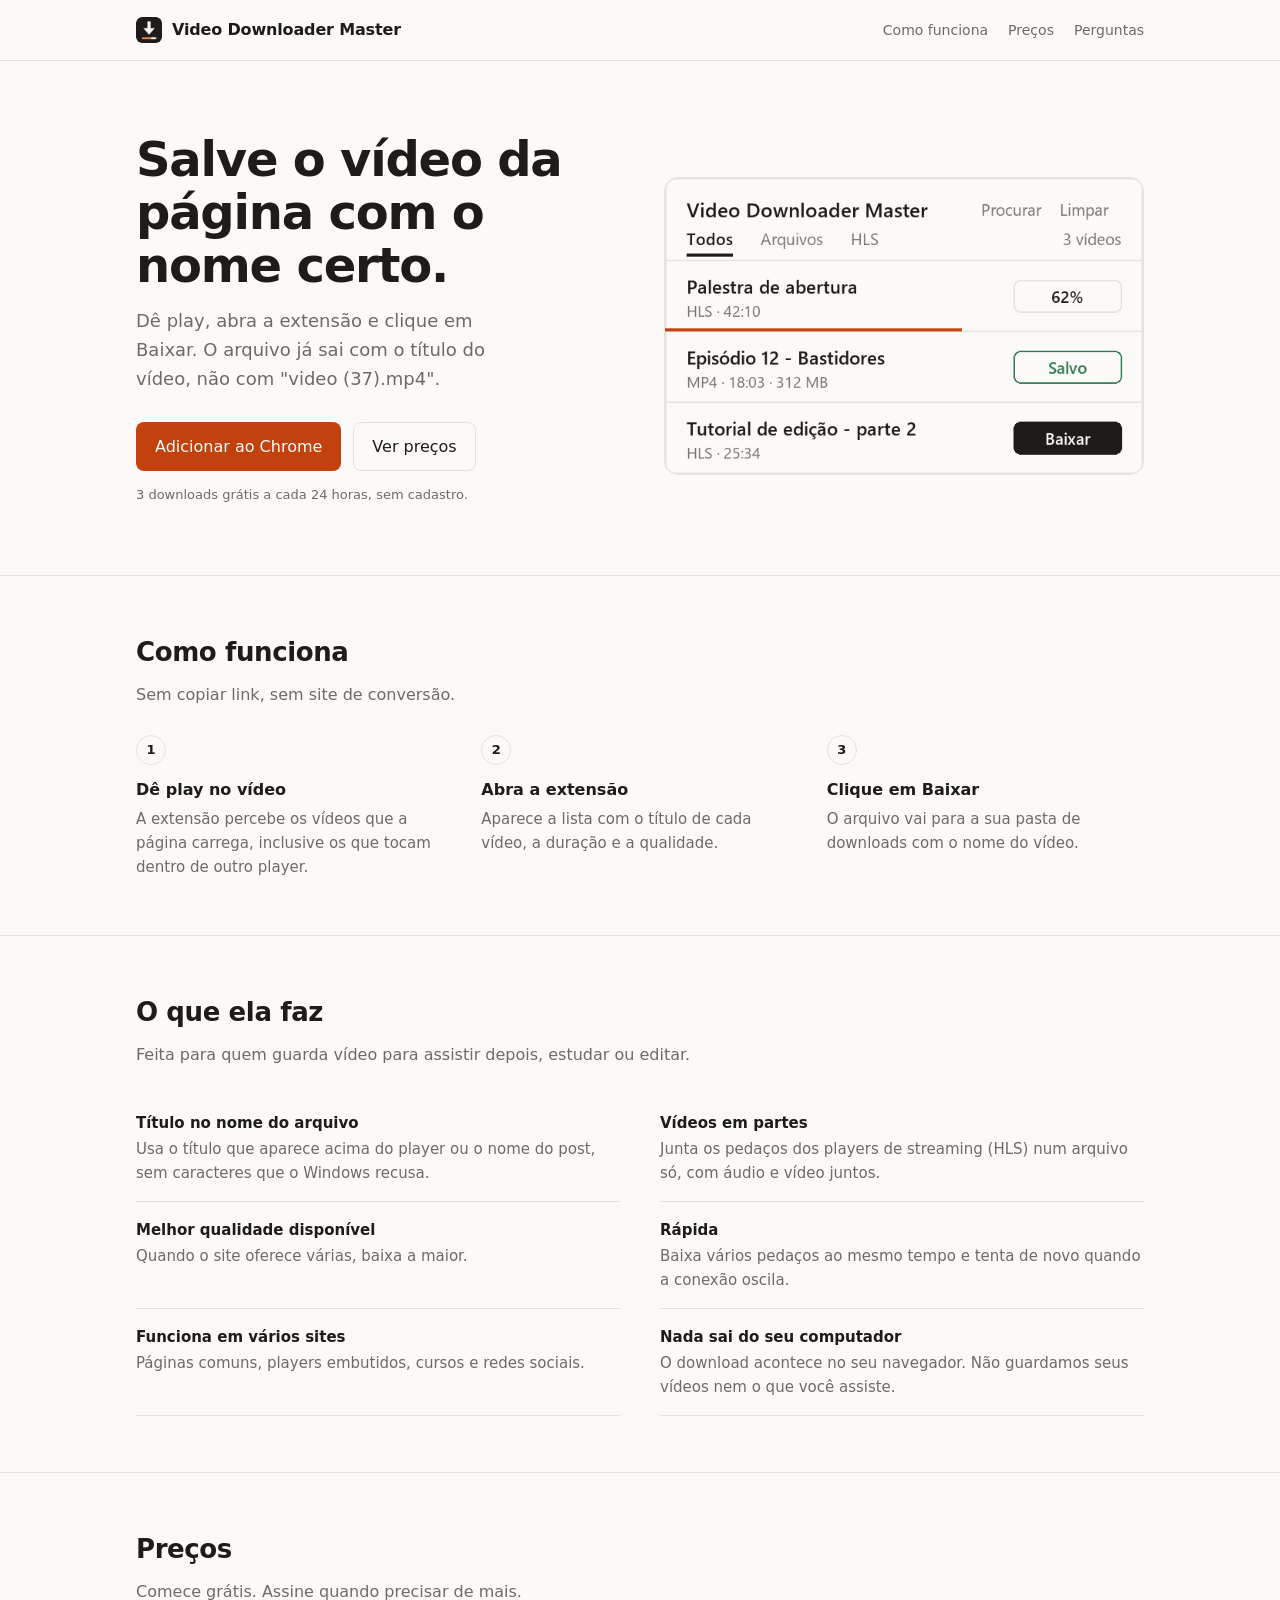
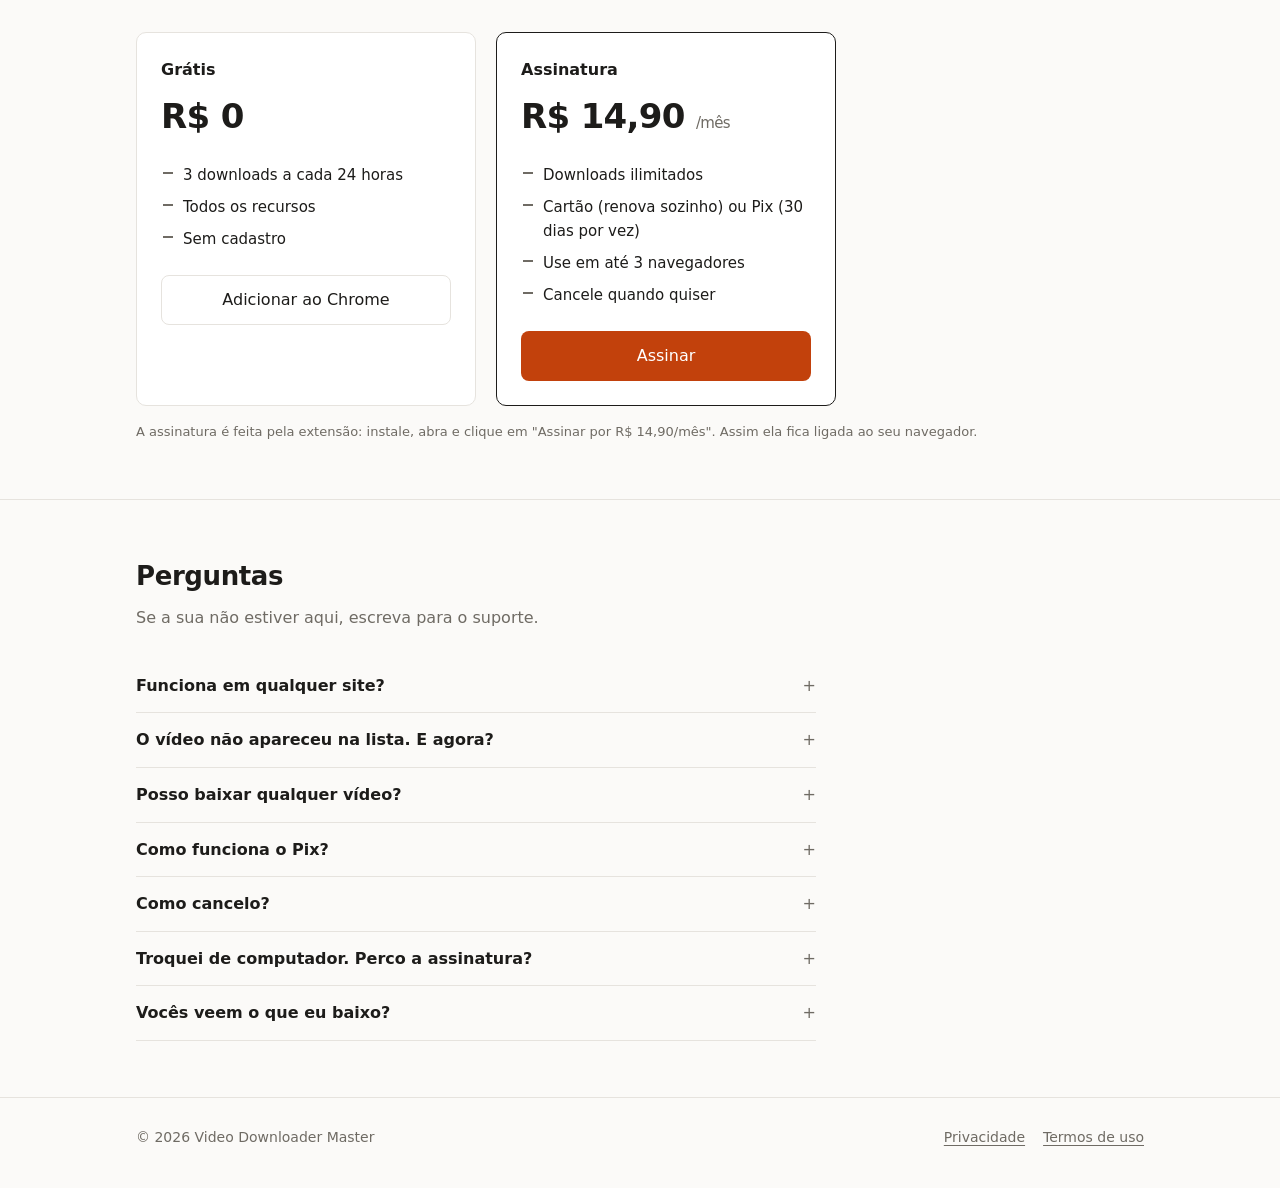
<file: index.html>
<!doctype html>
<html lang="pt-BR">
<head>
  <meta charset="utf-8">
  <meta name="viewport" content="width=device-width, initial-scale=1">
  <title>Video Downloader Master</title>
  <meta name="description" content="Extensão para Chrome que salva o vídeo que está tocando na página, já com o título certo no nome do arquivo.">
  <link rel="icon" href="img/icon.png">
  <link rel="stylesheet" href="style.css">
</head>
<body>

<header class="top">
  <div class="wrap">
    <a class="brand" href="./"><img src="img/icon.png" alt="">Video Downloader Master</a>
    <nav>
      <a class="opt" href="#como-funciona">Como funciona</a>
      <a href="#precos">Preços</a>
      <a class="opt" href="#perguntas">Perguntas</a>
    </nav>
  </div>
</header>

<main>
  <div class="hero">
    <div class="wrap">
      <div>
        <h1>Salve o vídeo da página com o nome certo.</h1>
        <p class="lead">Dê play, abra a extensão e clique em Baixar. O arquivo já sai com o título do vídeo, não com "video (37).mp4".</p>
        <div class="actions">
          <a class="btn btn-primary js-store" href="#">Adicionar ao Chrome</a>
          <a class="btn btn-ghost" href="#precos">Ver preços</a>
        </div>
        <p class="note">3 downloads grátis a cada 24 horas, sem cadastro.</p>
      </div>
      <div class="shot"><img src="img/popup.png" width="620" height="384" alt="Janela da extensão com três vídeos detectados: um baixando em 62%, um salvo e um pronto para baixar"></div>
    </div>
  </div>

  <section id="como-funciona">
    <div class="wrap">
      <h2>Como funciona</h2>
      <p class="sub">Sem copiar link, sem site de conversão.</p>
      <ol class="steps">
        <li><h3>Dê play no vídeo</h3><p>A extensão percebe os vídeos que a página carrega, inclusive os que tocam dentro de outro player.</p></li>
        <li><h3>Abra a extensão</h3><p>Aparece a lista com o título de cada vídeo, a duração e a qualidade.</p></li>
        <li><h3>Clique em Baixar</h3><p>O arquivo vai para a sua pasta de downloads com o nome do vídeo.</p></li>
      </ol>
    </div>
  </section>

  <section>
    <div class="wrap">
      <h2>O que ela faz</h2>
      <p class="sub">Feita para quem guarda vídeo para assistir depois, estudar ou editar.</p>
      <div class="feats">
        <div><h3>Título no nome do arquivo</h3><p>Usa o título que aparece acima do player ou o nome do post, sem caracteres que o Windows recusa.</p></div>
        <div><h3>Vídeos em partes</h3><p>Junta os pedaços dos players de streaming (HLS) num arquivo só, com áudio e vídeo juntos.</p></div>
        <div><h3>Melhor qualidade disponível</h3><p>Quando o site oferece várias, baixa a maior.</p></div>
        <div><h3>Rápida</h3><p>Baixa vários pedaços ao mesmo tempo e tenta de novo quando a conexão oscila.</p></div>
        <div><h3>Funciona em vários sites</h3><p>Páginas comuns, players embutidos, cursos e redes sociais.</p></div>
        <div><h3>Nada sai do seu computador</h3><p>O download acontece no seu navegador. Não guardamos seus vídeos nem o que você assiste.</p></div>
      </div>
    </div>
  </section>

  <section id="precos">
    <div class="wrap">
      <h2>Preços</h2>
      <p class="sub">Comece grátis. Assine quando precisar de mais.</p>
      <div class="plans">
        <div class="plan">
          <h3>Grátis</h3>
          <div class="price">R$ 0</div>
          <ul>
            <li>3 downloads a cada 24 horas</li>
            <li>Todos os recursos</li>
            <li>Sem cadastro</li>
          </ul>
          <a class="btn btn-ghost js-store" href="#">Adicionar ao Chrome</a>
        </div>
        <div class="plan main">
          <h3>Assinatura</h3>
          <div class="price">R$ 14,90 <small>/mês</small></div>
          <ul>
            <li>Downloads ilimitados</li>
            <li>Cartão (renova sozinho) ou Pix (30 dias por vez)</li>
            <li>Use em até 3 navegadores</li>
            <li>Cancele quando quiser</li>
          </ul>
          <a class="btn btn-primary" href="#assinar-pela-extensao" id="subLink">Assinar</a>
        </div>
      </div>
      <p class="hint" id="assinar-pela-extensao" style="margin-top:16px">A assinatura é feita pela extensão: instale, abra e clique em "Assinar por R$ 14,90/mês". Assim ela fica ligada ao seu navegador.</p>
    </div>
  </section>

  <section id="perguntas">
    <div class="wrap"><div style="max-width:680px">
      <h2>Perguntas</h2>
      <p class="sub">Se a sua não estiver aqui, escreva para o suporte.</p>
      <details><summary>Funciona em qualquer site?</summary><p>Na maioria dos sites que tocam vídeo pelo navegador. Não funciona no YouTube, por regra da Chrome Web Store, nem em serviços com proteção contra cópia (DRM), como plataformas de filmes e séries por assinatura. Nesses casos o vídeo aparece como "Protegido" e o download não é descontado.</p></details>
      <details><summary>O vídeo não apareceu na lista. E agora?</summary><p>Dê play por alguns segundos e abra a extensão de novo. Se ainda assim não aparecer, clique em "Procurar". Alguns sites só carregam o vídeo depois do play.</p></details>
      <details><summary>Posso baixar qualquer vídeo?</summary><p>Baixe apenas o que você tem direito de guardar: conteúdo seu, com licença livre ou que o autor permite salvar. Você é responsável pelo uso que faz dos arquivos.</p></details>
      <details><summary>Como funciona o Pix?</summary><p>Cada pagamento libera 30 dias. Perto do vencimento a extensão mostra o botão "Renovar". No cartão a renovação é automática todo mês.</p></details>
      <details><summary>Como cancelo?</summary><p>No cartão, cancele a assinatura na sua conta do Mercado Pago (Assinaturas). Você continua com acesso até o fim do mês já pago. No Pix não há o que cancelar: basta não renovar.</p></details>
      <details><summary>Troquei de computador. Perco a assinatura?</summary><p>Não. Depois do pagamento você recebe um código (VDM-XXXX-XXXX-XXXX). Na extensão do outro navegador, clique em "Já assinei" e cole o código. Vale para até 3 navegadores.</p></details>
      <details><summary>Vocês veem o que eu baixo?</summary><p>Não. A extensão não envia para nós os endereços dos vídeos nem o seu histórico. O único contato com o nosso servidor é para conferir a assinatura. Veja a <a href="privacidade.html">política de privacidade</a>.</p></details>
    </div></div>
  </section>
</main>

<footer>
  <div class="wrap">
    <span>© <span id="year">2026</span> Video Downloader Master</span>
    <nav>
      <a href="privacidade.html">Privacidade</a>
      <a href="termos.html">Termos de uso</a>
      <a class="js-support" href="#" hidden>Suporte</a>
    </nav>
  </div>
</footer>

<script src="config.js"></script>
<script src="site.js"></script>
</body>
</html>
</file>
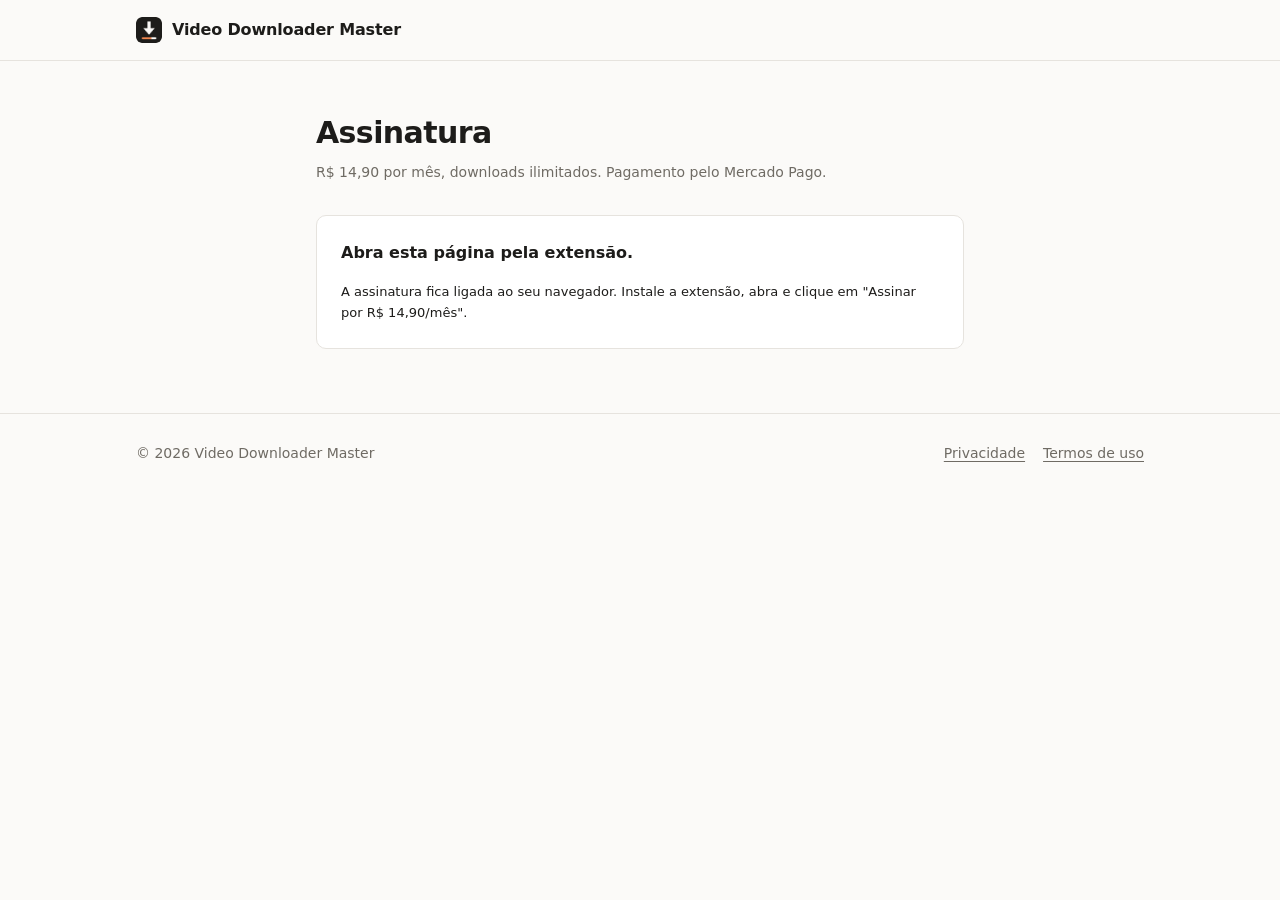
<file: assinar.html>
<!doctype html>
<html lang="pt-BR">
<head>
  <meta charset="utf-8">
  <meta name="viewport" content="width=device-width, initial-scale=1">
  <title>Assinar | Video Downloader Master</title>
  <meta name="robots" content="noindex">
  <link rel="icon" href="img/icon.png">
  <link rel="stylesheet" href="style.css">
</head>
<body>

<header class="top">
  <div class="wrap">
    <a class="brand" href="./"><img src="img/icon.png" alt="">Video Downloader Master</a>
  </div>
</header>

<main class="legal">
  <div class="wrap narrow">
    <h1>Assinatura</h1>
    <p class="updated">R$ 14,90 por mês, downloads ilimitados. Pagamento pelo Mercado Pago.</p>

    <div class="card" id="noInstall" hidden>
      <p style="margin-top:0"><b>Abra esta página pela extensão.</b></p>
      <p class="hint" style="margin:0">A assinatura fica ligada ao seu navegador. Instale a extensão, abra e clique em "Assinar por R$ 14,90/mês".</p>
    </div>

    <form class="card" id="form" hidden>
      <label for="email">Seu e-mail</label>
      <input type="email" id="email" required autocomplete="email" placeholder="voce@exemplo.com">
      <p class="hint">Usado pelo Mercado Pago no pagamento e para recuperar sua assinatura.</p>

      <fieldset class="methods">
        <legend>Forma de pagamento</legend>
        <label class="method">
          <input type="radio" name="method" value="card" checked>
          <div><b>Cartão de crédito</b><span>Renova sozinho todo mês. Cancele quando quiser no Mercado Pago.</span></div>
        </label>
        <label class="method">
          <input type="radio" name="method" value="pix">
          <div><b>Pix</b><span>Libera 30 dias. Perto do vencimento a extensão avisa para renovar.</span></div>
        </label>
      </fieldset>

      <button class="btn btn-primary" type="submit" id="go" style="width:100%">Continuar para o pagamento</button>
      <p class="msg" id="msg" role="status"></p>
      <p class="hint">Ao continuar você aceita os <a href="termos.html">termos de uso</a> e a <a href="privacidade.html">política de privacidade</a>.</p>
    </form>
  </div>
</main>

<footer>
  <div class="wrap">
    <span>© <span id="year">2026</span> Video Downloader Master</span>
    <nav><a href="privacidade.html">Privacidade</a><a href="termos.html">Termos de uso</a><a class="js-support" href="#" hidden>Suporte</a></nav>
  </div>
</footer>

<script src="config.js"></script>
<script src="site.js"></script>
<script>
  const params = new URLSearchParams(location.search);
  const install = params.get('install') || '';
  const valid = /^[0-9a-f]{8}-[0-9a-f]{4}-[0-9a-f]{4}-[0-9a-f]{4}-[0-9a-f]{12}$/i.test(install);
  const form = document.getElementById('form');
  const msg = document.getElementById('msg');
  document.getElementById(valid ? 'form' : 'noInstall').hidden = false;
  if (params.get('erro')) { msg.className = 'msg err'; msg.textContent = 'O pagamento não foi concluído. Você pode tentar de novo.'; }

  form.addEventListener('submit', async (e) => {
    e.preventDefault();
    const go = document.getElementById('go');
    go.disabled = true;
    msg.className = 'msg';
    msg.textContent = 'Abrindo o Mercado Pago…';
    try {
      const res = await fetch(`${window.VDM_API}/checkout`, {
        method: 'POST',
        headers: { 'content-type': 'application/json' },
        body: JSON.stringify({
          install,
          email: document.getElementById('email').value.trim(),
          method: form.querySelector('input[name="method"]:checked').value,
        }),
      });
      const data = await res.json().catch(() => ({}));
      if (!res.ok || !data.url) throw new Error(data.error || 'checkout');
      location.href = data.url;
    } catch (err) {
      go.disabled = false;
      msg.className = 'msg err';
      msg.textContent = err.message === 'invalid_email'
        ? 'Confira o e-mail digitado.'
        : 'Não foi possível abrir o pagamento agora. Tente de novo em alguns minutos.';
    }
  });
</script>
</body>
</html>
</file>
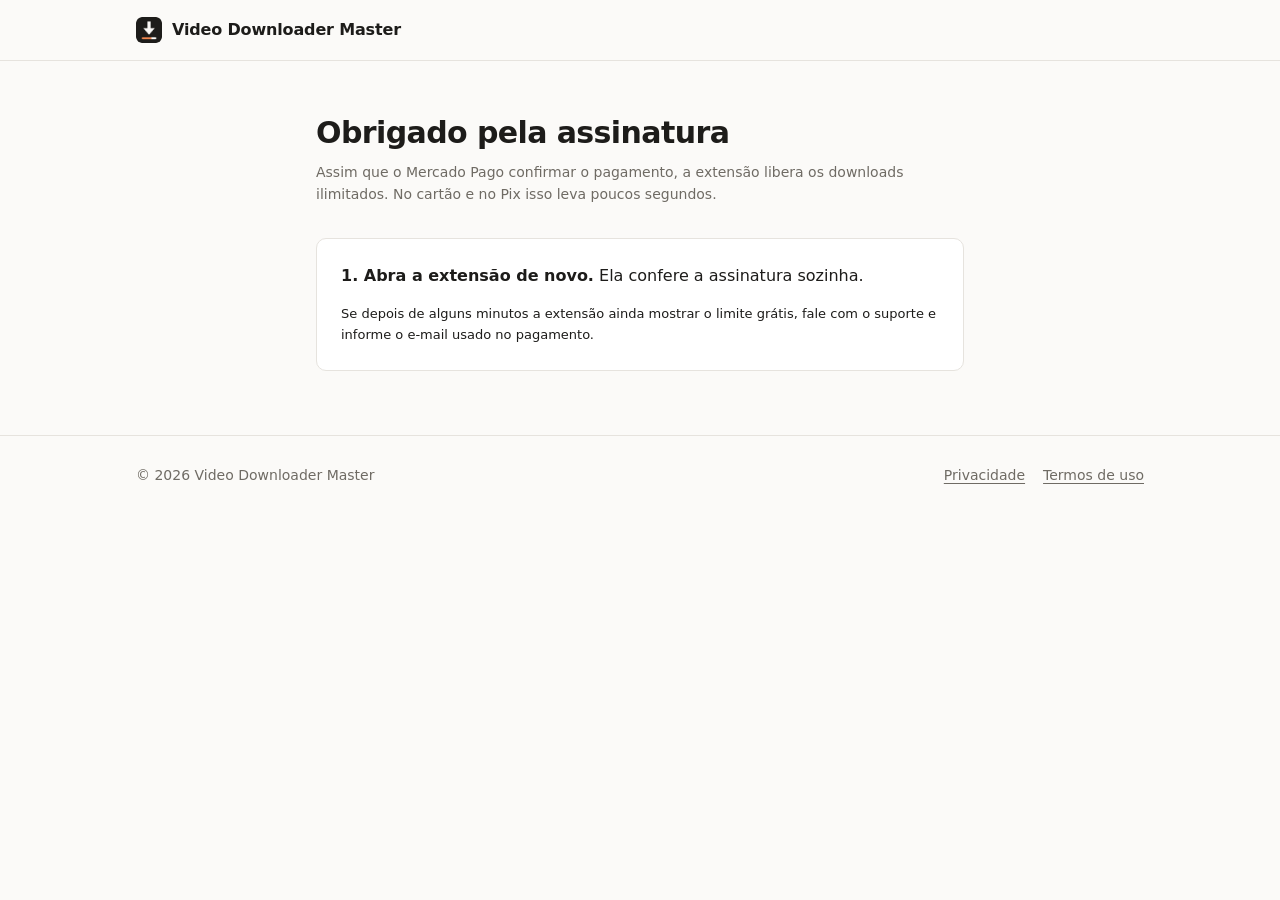
<file: obrigado.html>
<!doctype html>
<html lang="pt-BR">
<head>
  <meta charset="utf-8">
  <meta name="viewport" content="width=device-width, initial-scale=1">
  <title>Obrigado | Video Downloader Master</title>
  <meta name="robots" content="noindex">
  <meta name="referrer" content="no-referrer">
  <link rel="icon" href="img/icon.png">
  <link rel="stylesheet" href="style.css">
</head>
<body>

<header class="top">
  <div class="wrap">
    <a class="brand" href="./"><img src="img/icon.png" alt="">Video Downloader Master</a>
  </div>
</header>

<main class="legal">
  <div class="wrap narrow">
    <h1>Obrigado pela assinatura</h1>
    <p class="updated">Assim que o Mercado Pago confirmar o pagamento, a extensão libera os downloads ilimitados. No cartão e no Pix isso leva poucos segundos.</p>

    <div class="card">
      <p style="margin-top:0"><b>1. Abra a extensão de novo.</b> Ela confere a assinatura sozinha.</p>
      <div id="codeWrap" hidden>
        <p><b>2. Guarde este código.</b> Com ele você usa a assinatura em outro navegador (até 3): na extensão, clique em "Já assinei" e cole.</p>
        <div class="code-box" id="code"></div>
        <button class="btn btn-ghost" id="copy" type="button">Copiar código</button>
      </div>
      <p class="hint" style="margin-bottom:0">Se depois de alguns minutos a extensão ainda mostrar o limite grátis, fale com o suporte e informe o e-mail usado no pagamento.</p>
    </div>
  </div>
</main>

<footer>
  <div class="wrap">
    <span>© <span id="year">2026</span> Video Downloader Master</span>
    <nav><a href="privacidade.html">Privacidade</a><a href="termos.html">Termos de uso</a><a class="js-support" href="#" hidden>Suporte</a></nav>
  </div>
</footer>

<script src="config.js"></script>
<script src="site.js"></script>
<script>
  const code = new URLSearchParams(location.search).get('code') || '';
  if (/^VDM(-[A-HJ-NP-Z2-9]{4}){3}$/.test(code)) {
    document.getElementById('code').textContent = code;
    document.getElementById('codeWrap').hidden = false;
    document.getElementById('copy').addEventListener('click', async (e) => {
      try { await navigator.clipboard.writeText(code); e.target.textContent = 'Copiado'; } catch {}
    });
  }
</script>
</body>
</html>
</file>
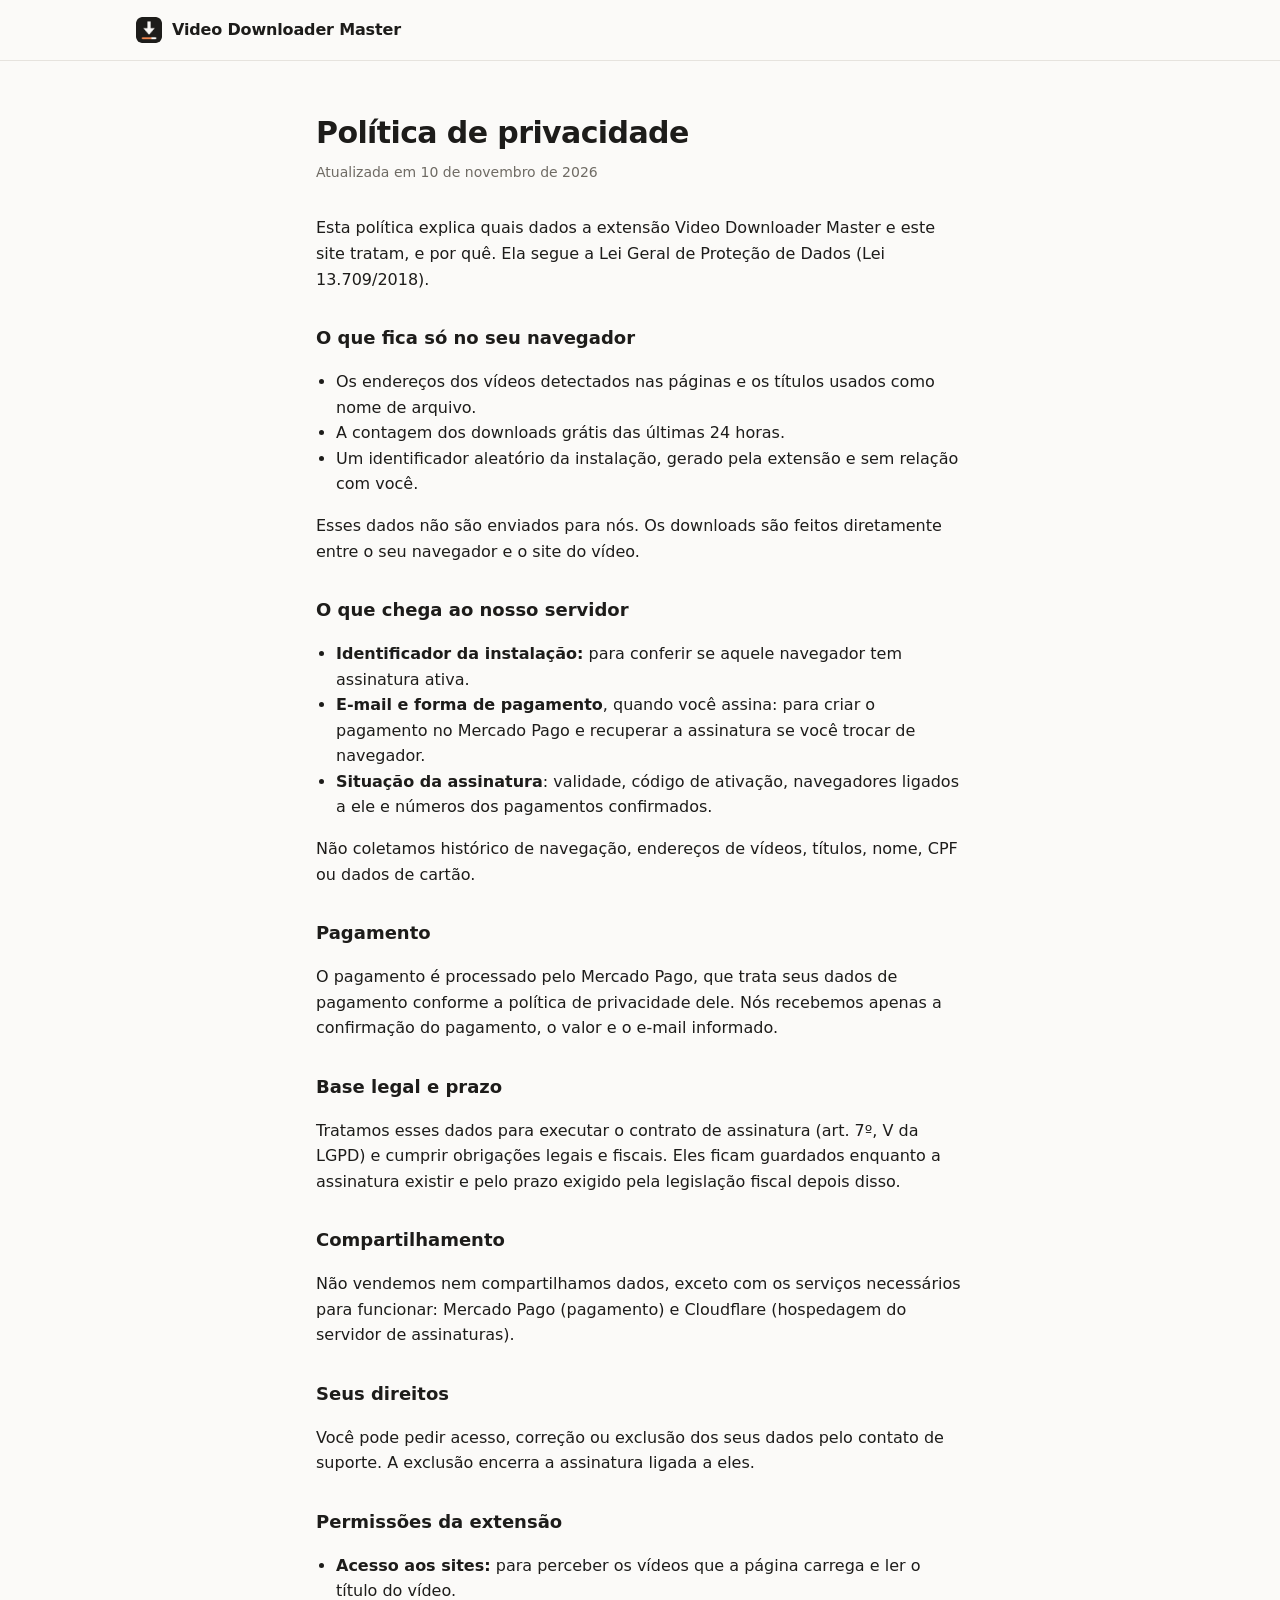
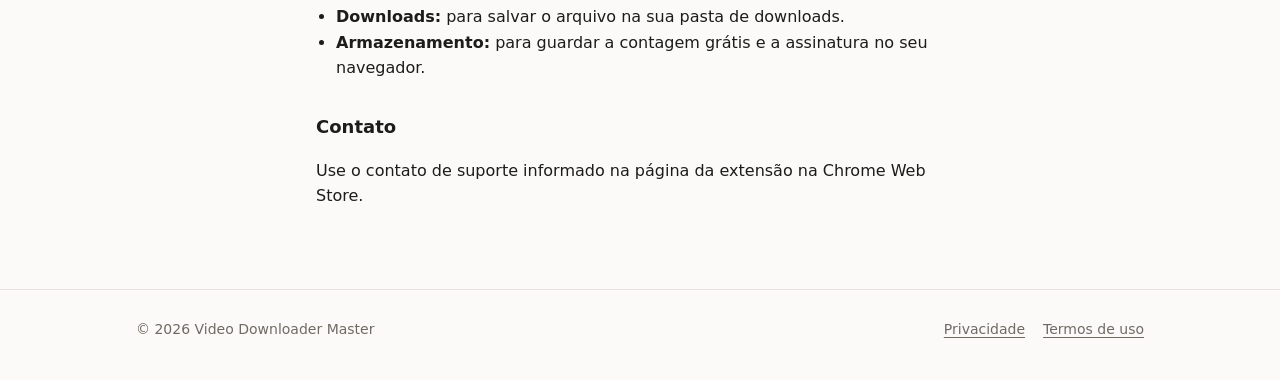
<file: privacidade.html>
<!doctype html>
<html lang="pt-BR">
<head>
  <meta charset="utf-8">
  <meta name="viewport" content="width=device-width, initial-scale=1">
  <title>Privacidade | Video Downloader Master</title>
  <link rel="icon" href="img/icon.png">
  <link rel="stylesheet" href="style.css">
</head>
<body>

<header class="top">
  <div class="wrap">
    <a class="brand" href="./"><img src="img/icon.png" alt="">Video Downloader Master</a>
  </div>
</header>

<main class="legal">
  <div class="wrap narrow">
    <h1>Política de privacidade</h1>
    <p class="updated">Atualizada em 10 de novembro de 2026</p>

    <p>Esta política explica quais dados a extensão Video Downloader Master e este site tratam, e por quê. Ela segue a Lei Geral de Proteção de Dados (Lei 13.709/2018).</p>

    <h2>O que fica só no seu navegador</h2>
    <ul>
      <li>Os endereços dos vídeos detectados nas páginas e os títulos usados como nome de arquivo.</li>
      <li>A contagem dos downloads grátis das últimas 24 horas.</li>
      <li>Um identificador aleatório da instalação, gerado pela extensão e sem relação com você.</li>
    </ul>
    <p>Esses dados não são enviados para nós. Os downloads são feitos diretamente entre o seu navegador e o site do vídeo.</p>

    <h2>O que chega ao nosso servidor</h2>
    <ul>
      <li><b>Identificador da instalação:</b> para conferir se aquele navegador tem assinatura ativa.</li>
      <li><b>E-mail e forma de pagamento</b>, quando você assina: para criar o pagamento no Mercado Pago e recuperar a assinatura se você trocar de navegador.</li>
      <li><b>Situação da assinatura</b>: validade, código de ativação, navegadores ligados a ele e números dos pagamentos confirmados.</li>
    </ul>
    <p>Não coletamos histórico de navegação, endereços de vídeos, títulos, nome, CPF ou dados de cartão.</p>

    <h2>Pagamento</h2>
    <p>O pagamento é processado pelo Mercado Pago, que trata seus dados de pagamento conforme a política de privacidade dele. Nós recebemos apenas a confirmação do pagamento, o valor e o e-mail informado.</p>

    <h2>Base legal e prazo</h2>
    <p>Tratamos esses dados para executar o contrato de assinatura (art. 7º, V da LGPD) e cumprir obrigações legais e fiscais. Eles ficam guardados enquanto a assinatura existir e pelo prazo exigido pela legislação fiscal depois disso.</p>

    <h2>Compartilhamento</h2>
    <p>Não vendemos nem compartilhamos dados, exceto com os serviços necessários para funcionar: Mercado Pago (pagamento) e Cloudflare (hospedagem do servidor de assinaturas).</p>

    <h2>Seus direitos</h2>
    <p>Você pode pedir acesso, correção ou exclusão dos seus dados pelo contato de suporte. A exclusão encerra a assinatura ligada a eles.</p>

    <h2>Permissões da extensão</h2>
    <ul>
      <li><b>Acesso aos sites:</b> para perceber os vídeos que a página carrega e ler o título do vídeo.</li>
      <li><b>Downloads:</b> para salvar o arquivo na sua pasta de downloads.</li>
      <li><b>Armazenamento:</b> para guardar a contagem grátis e a assinatura no seu navegador.</li>
    </ul>

    <h2>Contato</h2>
    <p id="contact">Use o contato de suporte informado na página da extensão na Chrome Web Store.</p>
  </div>
</main>

<footer>
  <div class="wrap">
    <span>© <span id="year">2026</span> Video Downloader Master</span>
    <nav><a href="privacidade.html">Privacidade</a><a href="termos.html">Termos de uso</a><a class="js-support" href="#" hidden>Suporte</a></nav>
  </div>
</footer>

<script src="config.js"></script>
<script src="site.js"></script>
<script>
  if (window.VDM_SUPPORT) document.getElementById('contact').textContent = 'E-mail: ' + window.VDM_SUPPORT;
</script>
</body>
</html>
</file>
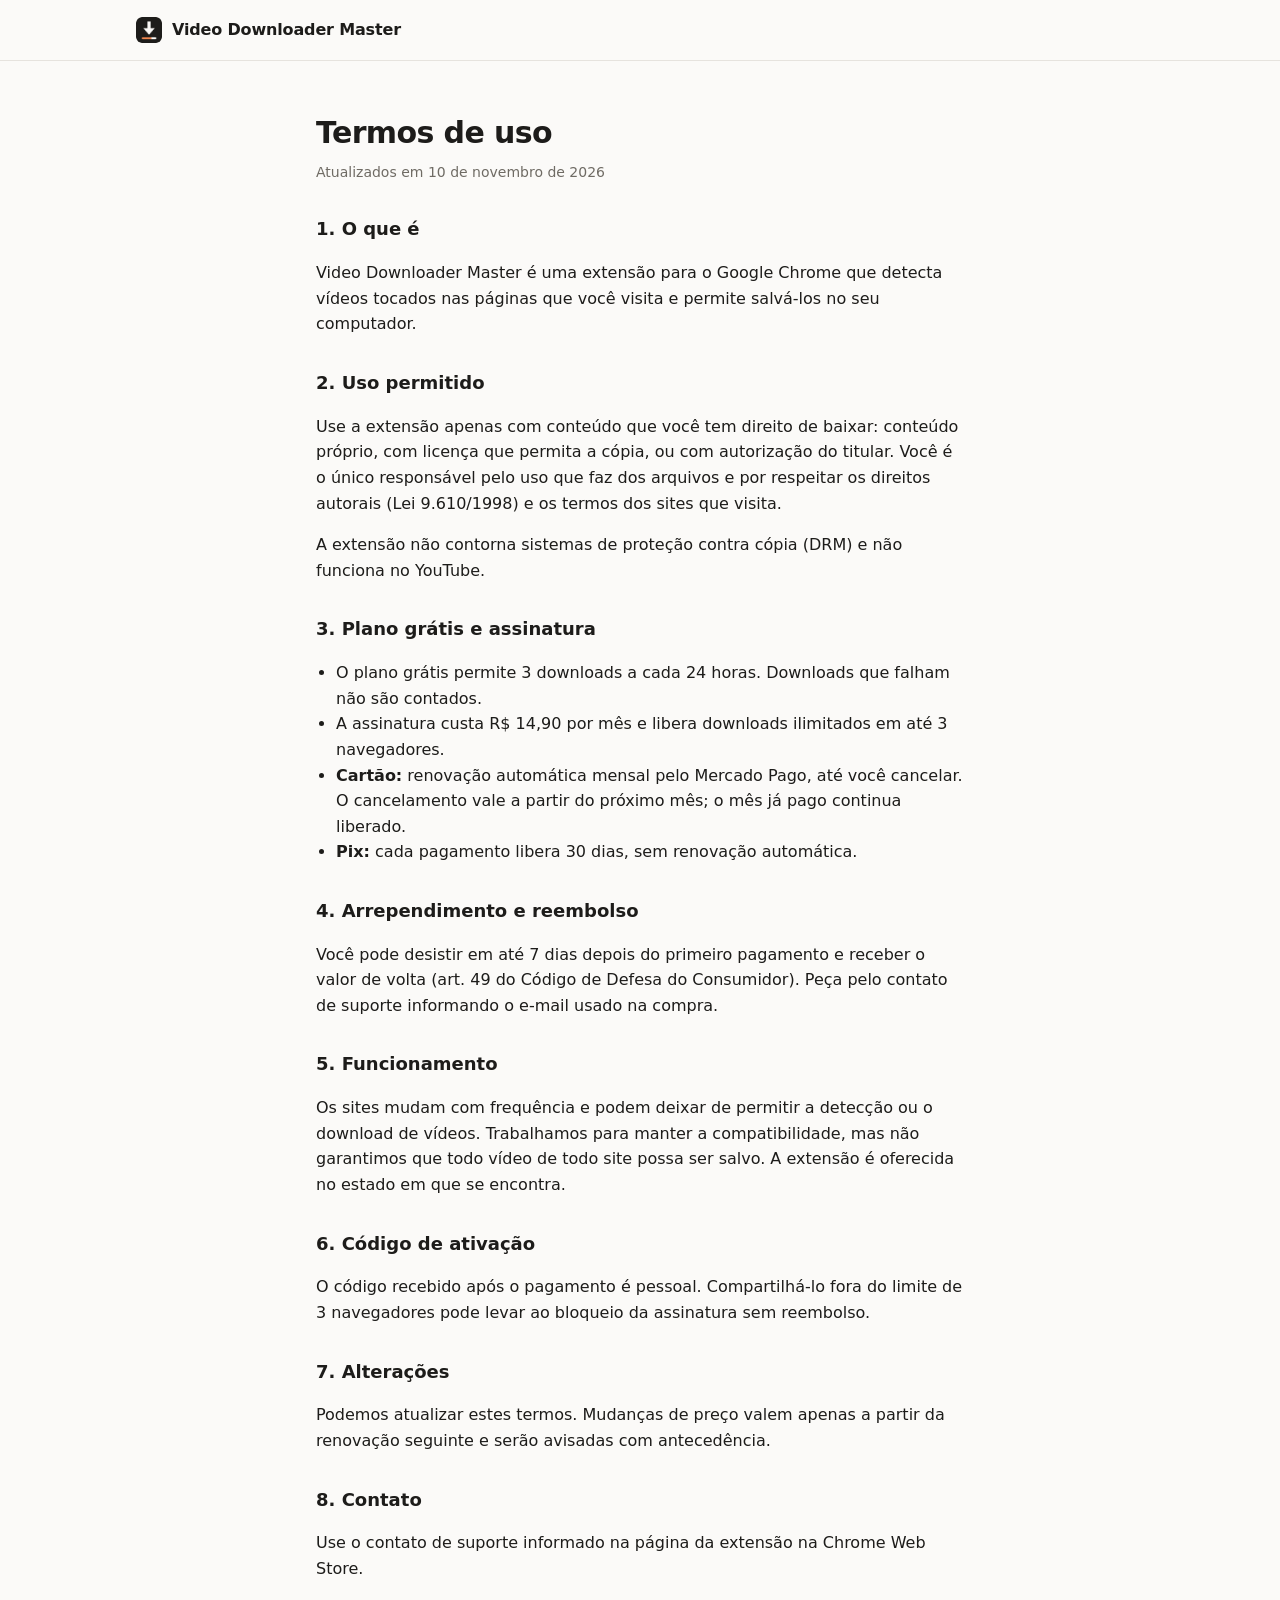
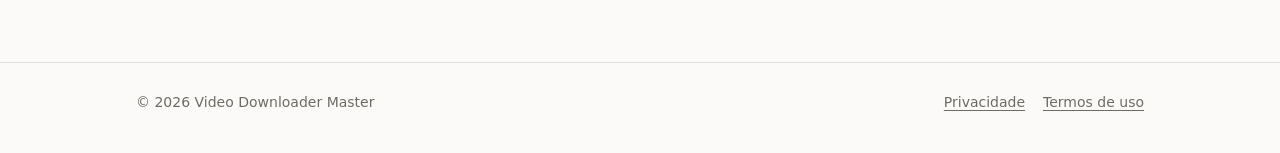
<file: termos.html>
<!doctype html>
<html lang="pt-BR">
<head>
  <meta charset="utf-8">
  <meta name="viewport" content="width=device-width, initial-scale=1">
  <title>Termos de uso | Video Downloader Master</title>
  <link rel="icon" href="img/icon.png">
  <link rel="stylesheet" href="style.css">
</head>
<body>

<header class="top">
  <div class="wrap">
    <a class="brand" href="./"><img src="img/icon.png" alt="">Video Downloader Master</a>
  </div>
</header>

<main class="legal">
  <div class="wrap narrow">
    <h1>Termos de uso</h1>
    <p class="updated">Atualizados em 10 de novembro de 2026</p>

    <h2>1. O que é</h2>
    <p>Video Downloader Master é uma extensão para o Google Chrome que detecta vídeos tocados nas páginas que você visita e permite salvá-los no seu computador.</p>

    <h2>2. Uso permitido</h2>
    <p>Use a extensão apenas com conteúdo que você tem direito de baixar: conteúdo próprio, com licença que permita a cópia, ou com autorização do titular. Você é o único responsável pelo uso que faz dos arquivos e por respeitar os direitos autorais (Lei 9.610/1998) e os termos dos sites que visita.</p>
    <p>A extensão não contorna sistemas de proteção contra cópia (DRM) e não funciona no YouTube.</p>

    <h2>3. Plano grátis e assinatura</h2>
    <ul>
      <li>O plano grátis permite 3 downloads a cada 24 horas. Downloads que falham não são contados.</li>
      <li>A assinatura custa R$ 14,90 por mês e libera downloads ilimitados em até 3 navegadores.</li>
      <li><b>Cartão:</b> renovação automática mensal pelo Mercado Pago, até você cancelar. O cancelamento vale a partir do próximo mês; o mês já pago continua liberado.</li>
      <li><b>Pix:</b> cada pagamento libera 30 dias, sem renovação automática.</li>
    </ul>

    <h2>4. Arrependimento e reembolso</h2>
    <p>Você pode desistir em até 7 dias depois do primeiro pagamento e receber o valor de volta (art. 49 do Código de Defesa do Consumidor). Peça pelo contato de suporte informando o e-mail usado na compra.</p>

    <h2>5. Funcionamento</h2>
    <p>Os sites mudam com frequência e podem deixar de permitir a detecção ou o download de vídeos. Trabalhamos para manter a compatibilidade, mas não garantimos que todo vídeo de todo site possa ser salvo. A extensão é oferecida no estado em que se encontra.</p>

    <h2>6. Código de ativação</h2>
    <p>O código recebido após o pagamento é pessoal. Compartilhá-lo fora do limite de 3 navegadores pode levar ao bloqueio da assinatura sem reembolso.</p>

    <h2>7. Alterações</h2>
    <p>Podemos atualizar estes termos. Mudanças de preço valem apenas a partir da renovação seguinte e serão avisadas com antecedência.</p>

    <h2>8. Contato</h2>
    <p id="contact">Use o contato de suporte informado na página da extensão na Chrome Web Store.</p>
  </div>
</main>

<footer>
  <div class="wrap">
    <span>© <span id="year">2026</span> Video Downloader Master</span>
    <nav><a href="privacidade.html">Privacidade</a><a href="termos.html">Termos de uso</a><a class="js-support" href="#" hidden>Suporte</a></nav>
  </div>
</footer>

<script src="config.js"></script>
<script src="site.js"></script>
<script>
  if (window.VDM_SUPPORT) document.getElementById('contact').textContent = 'E-mail: ' + window.VDM_SUPPORT;
</script>
</body>
</html>
</file>
<file: style.css>
:root {
  --bg: #fbfaf8;
  --surface: #ffffff;
  --line: #e6e3de;
  --text: #1d1c1a;
  --muted: #6f6b64;
  --accent: #c2410c;
  --accent-ink: #ffffff;
  --ok: #2f7d4f;
  --radius: 10px;
  --max: 1040px;
  color-scheme: light;
}
@media (prefers-color-scheme: dark) {
  :root:not([data-theme="light"]) {
    --bg: #161514; --surface: #1e1d1b; --line: #33312d; --text: #f1efea; --muted: #a39f97;
    --accent: #f0864f; --accent-ink: #1d1c1a; --ok: #6cc290; color-scheme: dark;
  }
}
:root[data-theme="dark"] {
  --bg: #161514; --surface: #1e1d1b; --line: #33312d; --text: #f1efea; --muted: #a39f97;
  --accent: #f0864f; --accent-ink: #1d1c1a; --ok: #6cc290; color-scheme: dark;
}

* { box-sizing: border-box; }
html { -webkit-text-size-adjust: 100%; }
body {
  margin: 0; background: var(--bg); color: var(--text);
  font: 16px/1.6 system-ui, -apple-system, "Segoe UI", sans-serif;
}
a { color: inherit; text-underline-offset: 3px; }
img { max-width: 100%; height: auto; display: block; }

.wrap { max-width: var(--max); margin: 0 auto; padding: 0 16px; }
.narrow { max-width: 680px; }

/* Top bar */
.top { border-bottom: 1px solid var(--line); }
.top .wrap { display: flex; align-items: center; gap: 12px; height: 60px; }
.brand { display: flex; align-items: center; gap: 10px; font-weight: 650; text-decoration: none; letter-spacing: -0.01em; }
.brand img { width: 26px; height: 26px; border-radius: 6px; }
.top nav { margin-left: auto; display: flex; gap: 20px; font-size: 14px; color: var(--muted); }
.top nav a { text-decoration: none; }
.top nav a:hover { color: var(--text); text-decoration: underline; }
@media (max-width: 560px) { .top nav .opt { display: none; } }

/* Buttons */
.btn {
  display: inline-flex; align-items: center; justify-content: center; gap: 8px;
  padding: 11px 18px; border-radius: 8px; border: 1px solid transparent;
  font: 600 15px/1 inherit; text-decoration: none; cursor: pointer;
}
.btn-primary { background: var(--accent); color: var(--accent-ink); }
.btn-primary:hover { filter: brightness(1.06); }
.btn-ghost { border-color: var(--line); color: var(--text); background: transparent; }
.btn-ghost:hover { background: var(--surface); }
.btn:disabled { opacity: .6; cursor: default; }
:focus-visible { outline: 2px solid var(--accent); outline-offset: 2px; }

/* Hero */
.hero { padding: 72px 0 56px; }
.hero .wrap { display: grid; grid-template-columns: 1fr 1fr; gap: 48px; align-items: center; }
.hero h1 { font-size: clamp(32px, 5vw, 48px); line-height: 1.1; letter-spacing: -0.025em; margin: 0 0 16px; }
.hero p.lead { font-size: 18px; color: var(--muted); margin: 0 0 28px; max-width: 34ch; }
.hero .actions { display: flex; flex-wrap: wrap; gap: 12px; }
.hero .note { margin-top: 14px; font-size: 13px; color: var(--muted); }
.shot { border: 1px solid var(--line); border-radius: 14px; overflow: hidden; background: var(--surface); }
@media (max-width: 820px) {
  .hero { padding: 40px 0 32px; }
  .hero .wrap { grid-template-columns: 1fr; gap: 28px; }
}

/* Sections */
section { padding: 56px 0; border-top: 1px solid var(--line); }
section h2 { font-size: 26px; letter-spacing: -0.015em; margin: 0 0 8px; }
section .sub { color: var(--muted); margin: 0 0 28px; }

.steps { display: grid; grid-template-columns: repeat(3, 1fr); gap: 28px; counter-reset: step; list-style: none; padding: 0; margin: 0; }
.steps li { counter-increment: step; }
.steps li::before {
  content: counter(step); display: inline-grid; place-items: center;
  width: 28px; height: 28px; border-radius: 50%; border: 1px solid var(--line);
  font-size: 13px; font-weight: 600; margin-bottom: 12px;
}
.steps h3 { font-size: 16px; margin: 0 0 4px; }
.steps p { margin: 0; color: var(--muted); font-size: 15px; }
@media (max-width: 720px) { .steps { grid-template-columns: 1fr; gap: 20px; } }

.feats { display: grid; grid-template-columns: repeat(2, 1fr); gap: 0 40px; }
.feats div { padding: 16px 0; border-bottom: 1px solid var(--line); }
.feats h3 { font-size: 15px; margin: 0 0 2px; }
.feats p { margin: 0; color: var(--muted); font-size: 15px; }
@media (max-width: 720px) { .feats { grid-template-columns: 1fr; } }

/* Pricing */
.plans { display: grid; grid-template-columns: repeat(2, minmax(0, 340px)); gap: 20px; }
.plan { border: 1px solid var(--line); border-radius: var(--radius); padding: 24px; background: var(--surface); }
.plan.main { border-color: var(--text); }
.plan h3 { margin: 0 0 6px; font-size: 16px; }
.price { font-size: 34px; font-weight: 700; letter-spacing: -0.02em; margin: 6px 0 2px; }
.price small { font-size: 15px; font-weight: 500; color: var(--muted); }
.plan ul { padding: 0; margin: 16px 0 20px; list-style: none; font-size: 15px; }
.plan li { padding: 4px 0 4px 22px; position: relative; }
.plan li::before { content: ""; position: absolute; left: 2px; top: 13px; width: 10px; height: 2px; background: var(--muted); }
.plan .btn { width: 100%; }
@media (max-width: 720px) { .plans { grid-template-columns: 1fr; } }

/* FAQ */
details { border-bottom: 1px solid var(--line); padding: 14px 0; }
summary { cursor: pointer; font-weight: 600; list-style: none; display: flex; justify-content: space-between; gap: 16px; }
summary::-webkit-details-marker { display: none; }
summary::after { content: "+"; color: var(--muted); font-weight: 400; }
details[open] summary::after { content: "−"; }
details p { margin: 10px 0 0; color: var(--muted); }

/* Forms (assinar) */
.card { border: 1px solid var(--line); border-radius: var(--radius); background: var(--surface); padding: 24px; }
label { display: block; font-weight: 600; font-size: 14px; margin-bottom: 6px; }
input[type="email"] {
  width: 100%; padding: 11px 12px; border: 1px solid var(--line); border-radius: 8px;
  font: inherit; background: var(--bg); color: var(--text);
}
input[type="email"]:focus { outline: 2px solid var(--accent); outline-offset: 0; border-color: transparent; }
.hint { font-size: 13px; color: var(--muted); margin: 6px 0 0; }
.methods { display: grid; gap: 10px; margin: 22px 0; border: 0; padding: 0; }
.methods legend { font-weight: 600; font-size: 14px; margin-bottom: 8px; padding: 0; }
.method { display: flex; gap: 12px; align-items: flex-start; border: 1px solid var(--line); border-radius: 8px; padding: 14px; cursor: pointer; }
.method:has(input:checked) { border-color: var(--text); }
.method input { margin-top: 4px; accent-color: var(--accent); }
.method b { display: block; font-size: 15px; }
.method span { font-size: 14px; color: var(--muted); }
.msg { margin-top: 14px; font-size: 14px; }
.msg.err { color: var(--accent); }

.code-box {
  font: 600 clamp(18px, 4.5vw, 24px)/1.2 ui-monospace, Consolas, monospace; letter-spacing: .06em;
  padding: 16px; border: 1px dashed var(--line); border-radius: 8px; text-align: center; margin: 12px 0; word-break: break-all;
}

/* Legal pages */
.legal { padding: 48px 0 64px; }
.legal h1 { font-size: 30px; letter-spacing: -0.02em; margin: 0 0 4px; }
.legal .updated { color: var(--muted); font-size: 14px; margin: 0 0 32px; }
.legal h2 { font-size: 18px; margin: 32px 0 8px; }
.legal p, .legal li { color: var(--text); }
.legal ul { padding-left: 20px; }

footer { border-top: 1px solid var(--line); padding: 28px 0 40px; font-size: 14px; color: var(--muted); }
footer .wrap { display: flex; flex-wrap: wrap; gap: 12px 24px; align-items: center; }
footer nav { display: flex; gap: 18px; margin-left: auto; }
@media (max-width: 560px) { footer nav { margin-left: 0; } }
</file>
